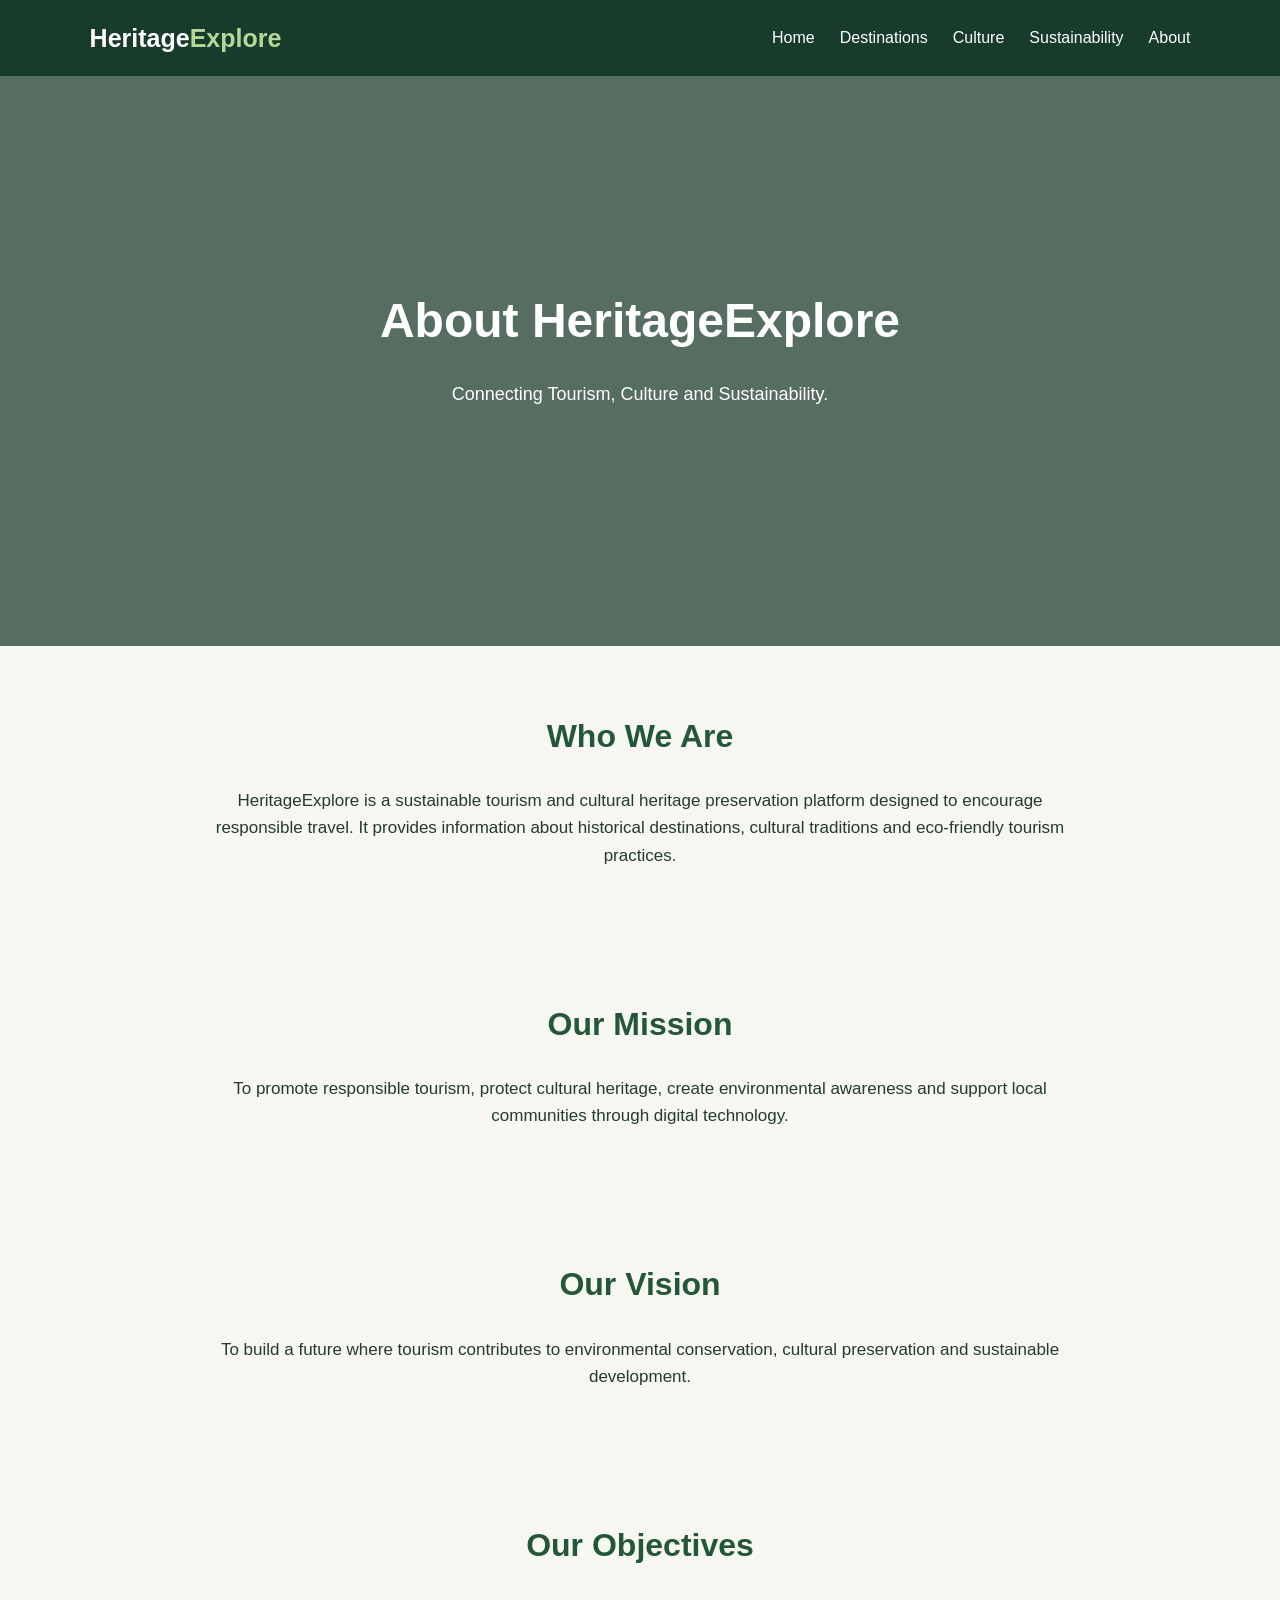
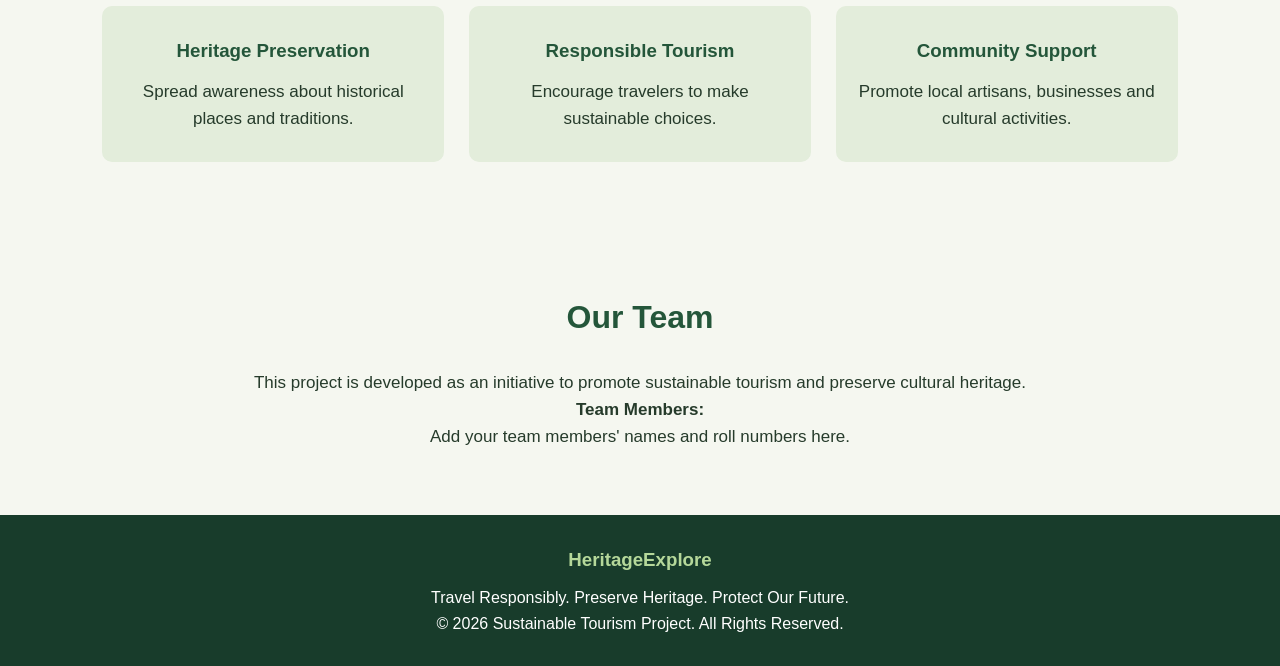
<file: about.html>
<!DOCTYPE html>
<html lang="en">
<head>
    <meta charset="UTF-8">
    <meta name="viewport" content="width=device-width, initial-scale=1.0">
    <title>About Us | HeritageExplore</title>
    <link rel="stylesheet" href="style.css">
</head>
<body>

<header>
    <nav>
        <h2>Heritage<span>Explore</span></h2>
        <ul>
            <li><a href="index.html">Home</a></li>
            <li><a href="destinations.html">Destinations</a></li>
            <li><a href="culture.html">Culture</a></li>
            <li><a href="sustainability.html">Sustainability</a></li>
            <li><a href="about.html">About</a></li>
        </ul>
    </nav>
</header>

<section class="hero">
    <div class="hero-content">
        <h1>About HeritageExplore</h1>
        <p>Connecting Tourism, Culture and Sustainability.</p>
    </div>
</section>

<section>
    <h2>Who We Are</h2>
    <p>
        HeritageExplore is a sustainable tourism and cultural heritage
        preservation platform designed to encourage responsible travel.
        It provides information about historical destinations, cultural
        traditions and eco-friendly tourism practices.
    </p>
</section>

<section>
    <h2>Our Mission</h2>
    <p>
        To promote responsible tourism, protect cultural heritage,
        create environmental awareness and support local communities
        through digital technology.
    </p>
</section>

<section>
    <h2>Our Vision</h2>
    <p>
        To build a future where tourism contributes to environmental
        conservation, cultural preservation and sustainable development.
    </p>
</section>

<section>
    <h2>Our Objectives</h2>

    <div class="features">
        <div>
            <h3>Heritage Preservation</h3>
            <p>Spread awareness about historical places and traditions.</p>
        </div>

        <div>
            <h3>Responsible Tourism</h3>
            <p>Encourage travelers to make sustainable choices.</p>
        </div>

        <div>
            <h3>Community Support</h3>
            <p>Promote local artisans, businesses and cultural activities.</p>
        </div>
    </div>
</section>

<section>
    <h2>Our Team</h2>
    <p>
        This project is developed as an initiative to promote
        sustainable tourism and preserve cultural heritage.
    </p>
    <p><strong>Team Members:</strong></p>
    <p>Add your team members' names and roll numbers here.</p>
</section>

<footer>
    <h3>HeritageExplore</h3>
    <p>Travel Responsibly. Preserve Heritage. Protect Our Future.</p>
    <p>© 2026 Sustainable Tourism Project</p>
</footer>

<script src="script.js"></script>

</body>
</html>
</file>
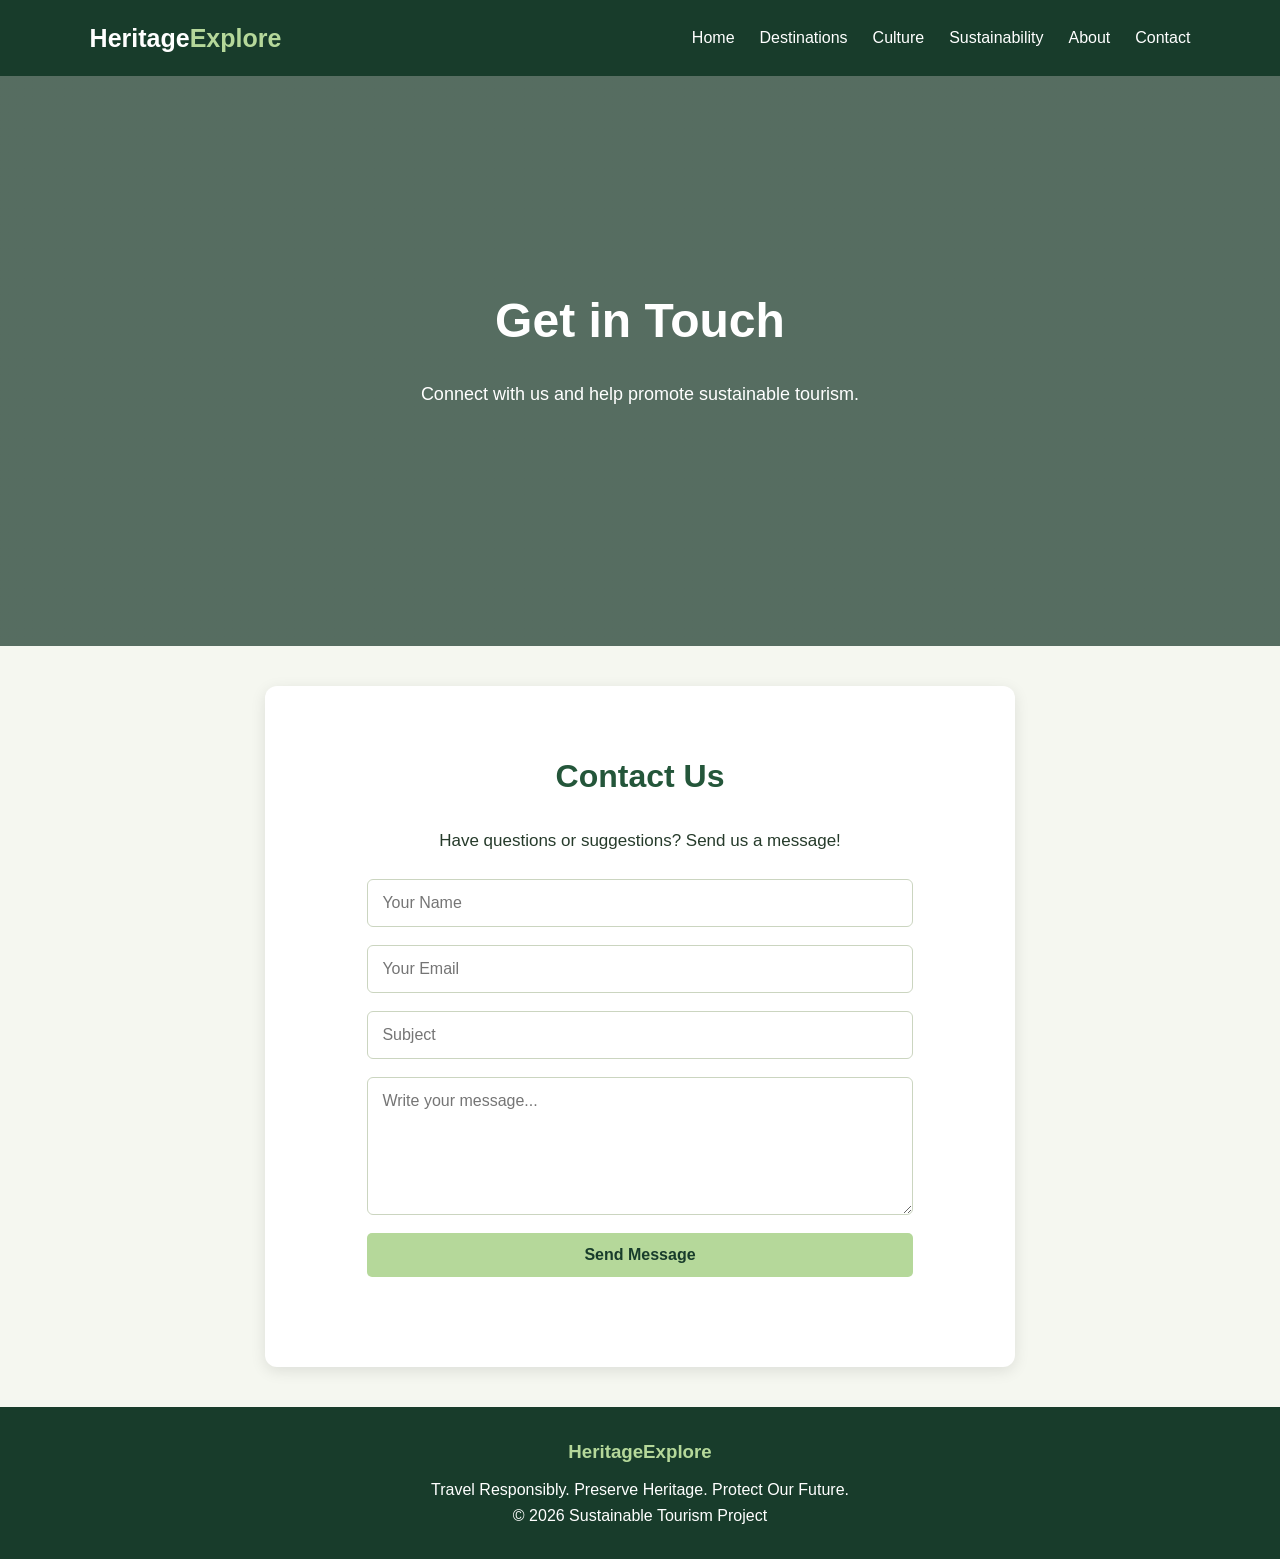
<file: contact.html>
<!DOCTYPE html>
<html lang="en">
<head>
    <meta charset="UTF-8">
    <meta name="viewport" content="width=device-width, initial-scale=1.0">
    <title>Contact Us | HeritageExplore</title>
    <link rel="stylesheet" href="style.css">
    <link rel="stylesheet" href="contact.css">
</head>
<body>

<header>
    <nav>
        <h2>Heritage<span>Explore</span></h2>
        <ul>
            <li><a href="index.html">Home</a></li>
            <li><a href="destinations.html">Destinations</a></li>
            <li><a href="culture.html">Culture</a></li>
            <li><a href="sustainability.html">Sustainability</a></li>
            <li><a href="about.html">About</a></li>
            <li><a href="contact.html">Contact</a></li>
        </ul>
    </nav>
</header>

<section class="hero">
    <div class="hero-content">
        <h1>Get in Touch</h1>
        <p>Connect with us and help promote sustainable tourism.</p>
    </div>
</section>

<section class="contact-section">
    <h2>Contact Us</h2>
    <p>Have questions or suggestions? Send us a message!</p>

    <form id="contactForm">
        <input type="text" id="name" placeholder="Your Name" required>

        <input type="email" id="email" placeholder="Your Email" required>

        <input type="text" id="subject" placeholder="Subject" required>

        <textarea id="message" placeholder="Write your message..." rows="6" required></textarea>

        <button type="submit" class="btn">Send Message</button>
    </form>

    <p id="response"></p>
</section>

<footer>
    <h3>HeritageExplore</h3>
    <p>Travel Responsibly. Preserve Heritage. Protect Our Future.</p>
    <p>© 2026 Sustainable Tourism Project</p>
</footer>

<script src="contact.js"></script>

</body>
</html>
</file>
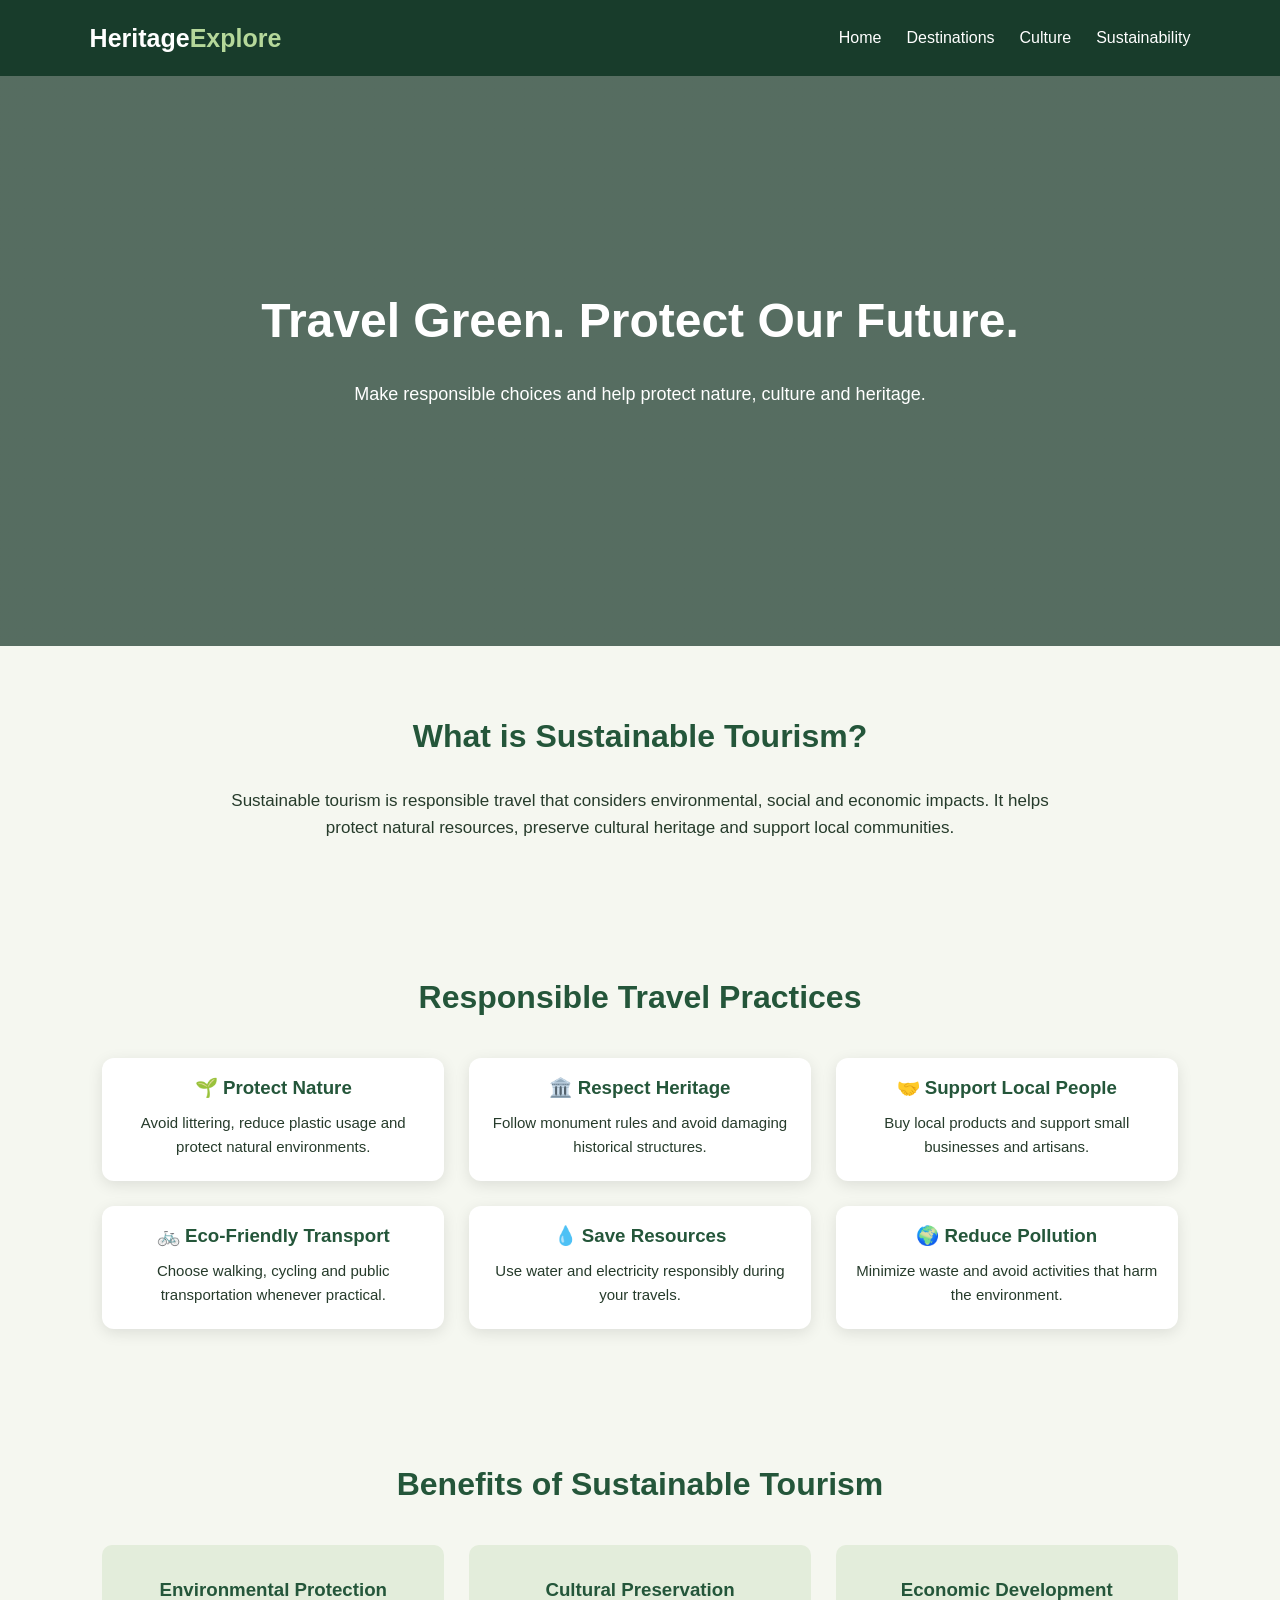
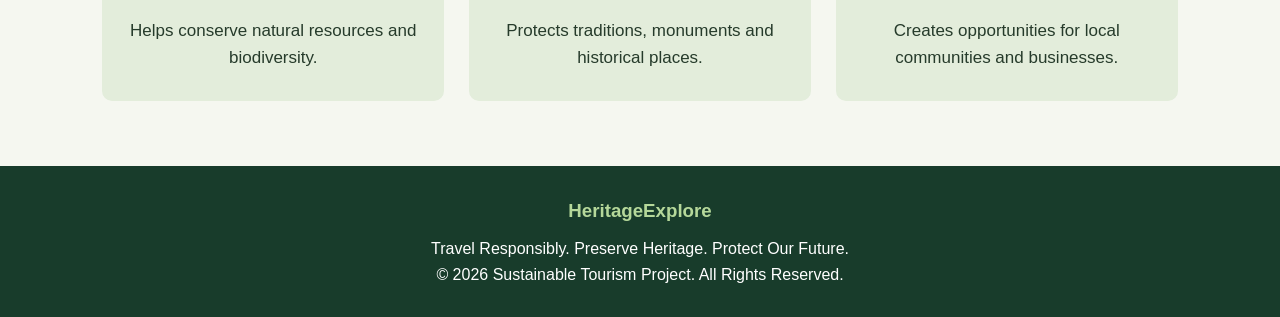
<file: sustainability.html>
<!DOCTYPE html>
<html lang="en">
<head>
    <meta charset="UTF-8">
    <meta name="viewport" content="width=device-width, initial-scale=1.0">
    <title>Sustainable Tourism | HeritageExplore</title>
    <link rel="stylesheet" href="style.css">
</head>
<body>

<header>
    <nav>
        <h2>Heritage<span>Explore</span></h2>
        <ul>
            <li><a href="index.html">Home</a></li>
            <li><a href="destinations.html">Destinations</a></li>
            <li><a href="culture.html">Culture</a></li>
            <li><a href="sustainability.html">Sustainability</a></li>
        </ul>
    </nav>
</header>

<section class="hero">
    <div class="hero-content">
        <h1>Travel Green. Protect Our Future.</h1>
        <p>Make responsible choices and help protect nature, culture and heritage.</p>
    </div>
</section>

<section>
    <h2>What is Sustainable Tourism?</h2>
    <p>
        Sustainable tourism is responsible travel that considers environmental,
        social and economic impacts. It helps protect natural resources,
        preserve cultural heritage and support local communities.
    </p>
</section>

<section>
    <h2>Responsible Travel Practices</h2>

    <div class="cards">

        <div class="card">
            <h3>🌱 Protect Nature</h3>
            <p>Avoid littering, reduce plastic usage and protect natural environments.</p>
        </div>

        <div class="card">
            <h3>🏛️ Respect Heritage</h3>
            <p>Follow monument rules and avoid damaging historical structures.</p>
        </div>

        <div class="card">
            <h3>🤝 Support Local People</h3>
            <p>Buy local products and support small businesses and artisans.</p>
        </div>

        <div class="card">
            <h3>🚲 Eco-Friendly Transport</h3>
            <p>Choose walking, cycling and public transportation whenever practical.</p>
        </div>

        <div class="card">
            <h3>💧 Save Resources</h3>
            <p>Use water and electricity responsibly during your travels.</p>
        </div>

        <div class="card">
            <h3>🌍 Reduce Pollution</h3>
            <p>Minimize waste and avoid activities that harm the environment.</p>
        </div>

    </div>
</section>

<section>
    <h2>Benefits of Sustainable Tourism</h2>

    <div class="features">
        <div>
            <h3>Environmental Protection</h3>
            <p>Helps conserve natural resources and biodiversity.</p>
        </div>

        <div>
            <h3>Cultural Preservation</h3>
            <p>Protects traditions, monuments and historical places.</p>
        </div>

        <div>
            <h3>Economic Development</h3>
            <p>Creates opportunities for local communities and businesses.</p>
        </div>
    </div>
</section>

<footer>
    <h3>HeritageExplore</h3>
    <p>Travel Responsibly. Preserve Heritage. Protect Our Future.</p>
    <p>© 2026 Sustainable Tourism Project</p>
</footer>

<script src="script.js"></script>

</body>
</html>
</file>
<file: style.css>
* {
    margin: 0;
    padding: 0;
    box-sizing: border-box;
    font-family: 'Segoe UI', Arial, sans-serif;
    scroll-behavior: smooth;
}

body {
    background-color: #f5f7f0;
    color: #263b2b;
    line-height: 1.6;
}

/* Navigation */
header {
    background: #183c2b;
    padding: 18px 7%;
    position: sticky;
    top: 0;
    z-index: 100;
}

nav {
    display: flex;
    justify-content: space-between;
    align-items: center;
    flex-wrap: wrap;
}

nav h2 {
    color: white;
    font-size: 25px;
}

nav h2 span {
    color: #b5d89a;
}

nav ul {
    display: flex;
    list-style: none;
    gap: 25px;
}

nav ul li a {
    color: white;
    text-decoration: none;
    font-weight: 500;
    transition: 0.3s;
}

nav ul li a:hover {
    color: #b5d89a;
}

/* Hero Section */
.hero {
    min-height: 570px;
    background:
        linear-gradient(rgba(0, 35, 20, 0.65), rgba(0, 35, 20, 0.65)),
        url("https://images.unsplash.com/photo-1548013146-72479768bada?w=1600")
        center/cover no-repeat;
    display: flex;
    align-items: center;
    justify-content: center;
    text-align: center;
    padding: 40px 20px;
    color: white;
}

.hero-content {
    max-width: 800px;
}

.hero h1 {
    font-size: 48px;
    margin-bottom: 20px;
}

.hero p {
    font-size: 18px;
    margin-bottom: 30px;
}

.btn {
    display: inline-block;
    background: #b5d89a;
    color: #183c2b;
    padding: 13px 28px;
    border-radius: 5px;
    text-decoration: none;
    font-weight: bold;
    transition: 0.3s;
}

.btn:hover {
    background: white;
    transform: translateY(-3px);
}

/* General Sections */
section:not(.hero) {
    padding: 65px 8%;
    text-align: center;
}

section h2 {
    color: #24563a;
    font-size: 32px;
    margin-bottom: 25px;
}

section p {
    max-width: 850px;
    margin: 0 auto;
    font-size: 17px;
}

/* Destination Cards */
.cards {
    display: grid;
    grid-template-columns: repeat(3, 1fr);
    gap: 25px;
    margin-top: 35px;
}

.card {
    background: white;
    border-radius: 12px;
    overflow: hidden;
    box-shadow: 0 4px 15px rgba(0,0,0,0.1);
    transition: 0.3s;
}

.card:hover {
    transform: translateY(-8px);
}

.card img {
    width: 100%;
    height: 220px;
    object-fit: cover;
}

.card h3 {
    color: #24563a;
    margin: 15px 10px 8px;
}

.card p {
    padding: 0 15px 22px;
    font-size: 15px;
}

/* Sustainability Features */
.features {
    display: grid;
    grid-template-columns: repeat(3, 1fr);
    gap: 25px;
    margin-top: 35px;
}

.features div {
    background: #e3eddb;
    padding: 30px 20px;
    border-radius: 10px;
}

.features h3 {
    color: #24563a;
    margin-bottom: 12px;
}

/* Footer */
footer {
    background: #183c2b;
    color: white;
    text-align: center;
    padding: 30px 15px;
}

footer h3 {
    color: #b5d89a;
    margin-bottom: 10px;
}

/* Responsive Design */
@media (max-width: 768px) {
    nav {
        flex-direction: column;
        gap: 15px;
    }

    nav ul {
        justify-content: center;
        flex-wrap: wrap;
        gap: 12px;
    }

    .hero h1 {
        font-size: 32px;
    }

    .cards,
    .features {
        grid-template-columns: 1fr;
    }

    section:not(.hero) {
        padding: 45px 6%;
    }
}
</file>
<file: contact.css>
.contact-section {
    max-width: 750px;
    margin: 40px auto;
    padding: 40px;
    background: white;
    border-radius: 12px;
    box-shadow: 0 4px 15px rgba(0, 0, 0, 0.1);
}

.contact-section h2 {
    text-align: center;
    color: #24563a;
}

.contact-section p {
    text-align: center;
    margin-bottom: 25px;
}

#contactForm {
    display: flex;
    flex-direction: column;
    gap: 18px;
}

#contactForm input,
#contactForm textarea {
    width: 100%;
    padding: 14px;
    border: 1px solid #cbd5c0;
    border-radius: 6px;
    font-size: 16px;
    outline: none;
}

#contactForm input:focus,
#contactForm textarea:focus {
    border-color: #24563a;
}

#contactForm textarea {
    resize: vertical;
}

#contactForm button {
    border: none;
    cursor: pointer;
    font-size: 16px;
}

#response {
    color: #24563a;
    font-weight: bold;
    margin-top: 20px;
}

@media (max-width: 600px) {
    .contact-section {
        margin: 20px;
        padding: 25px;
    }
}
</file>
